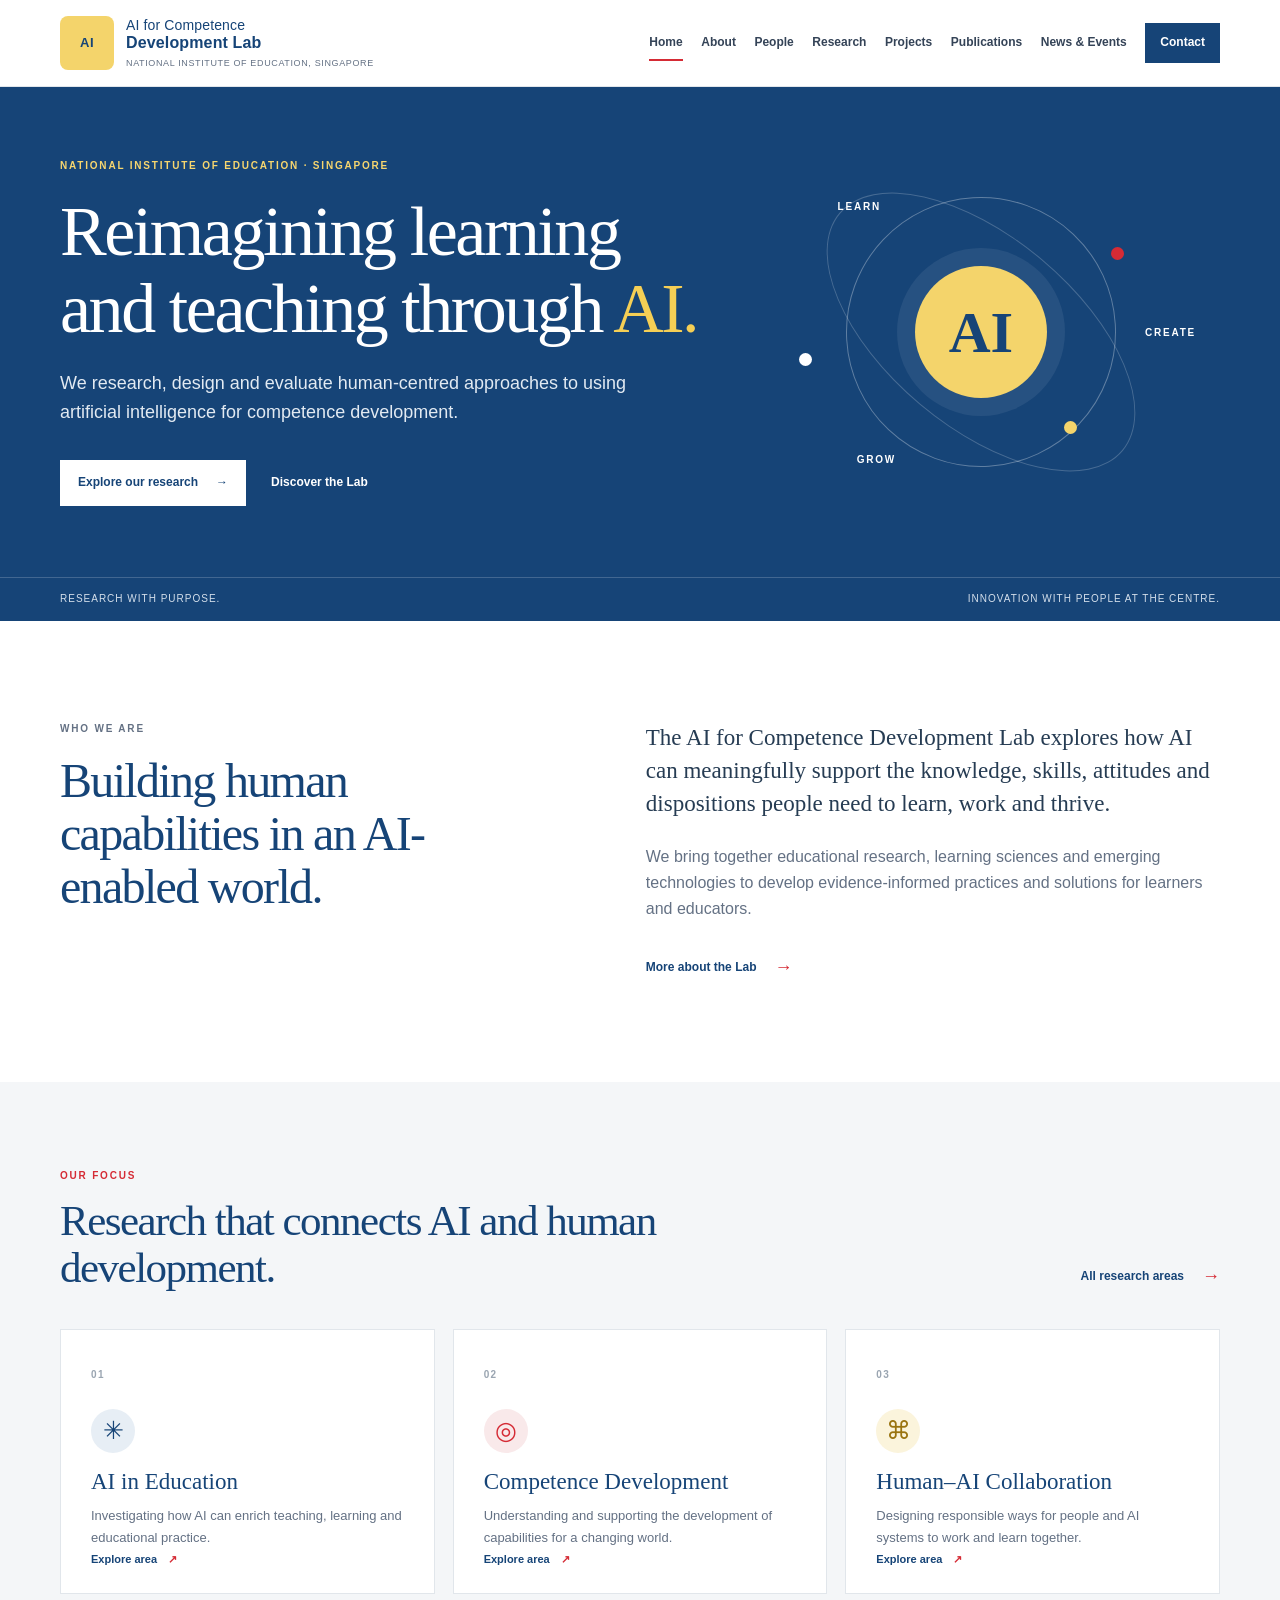
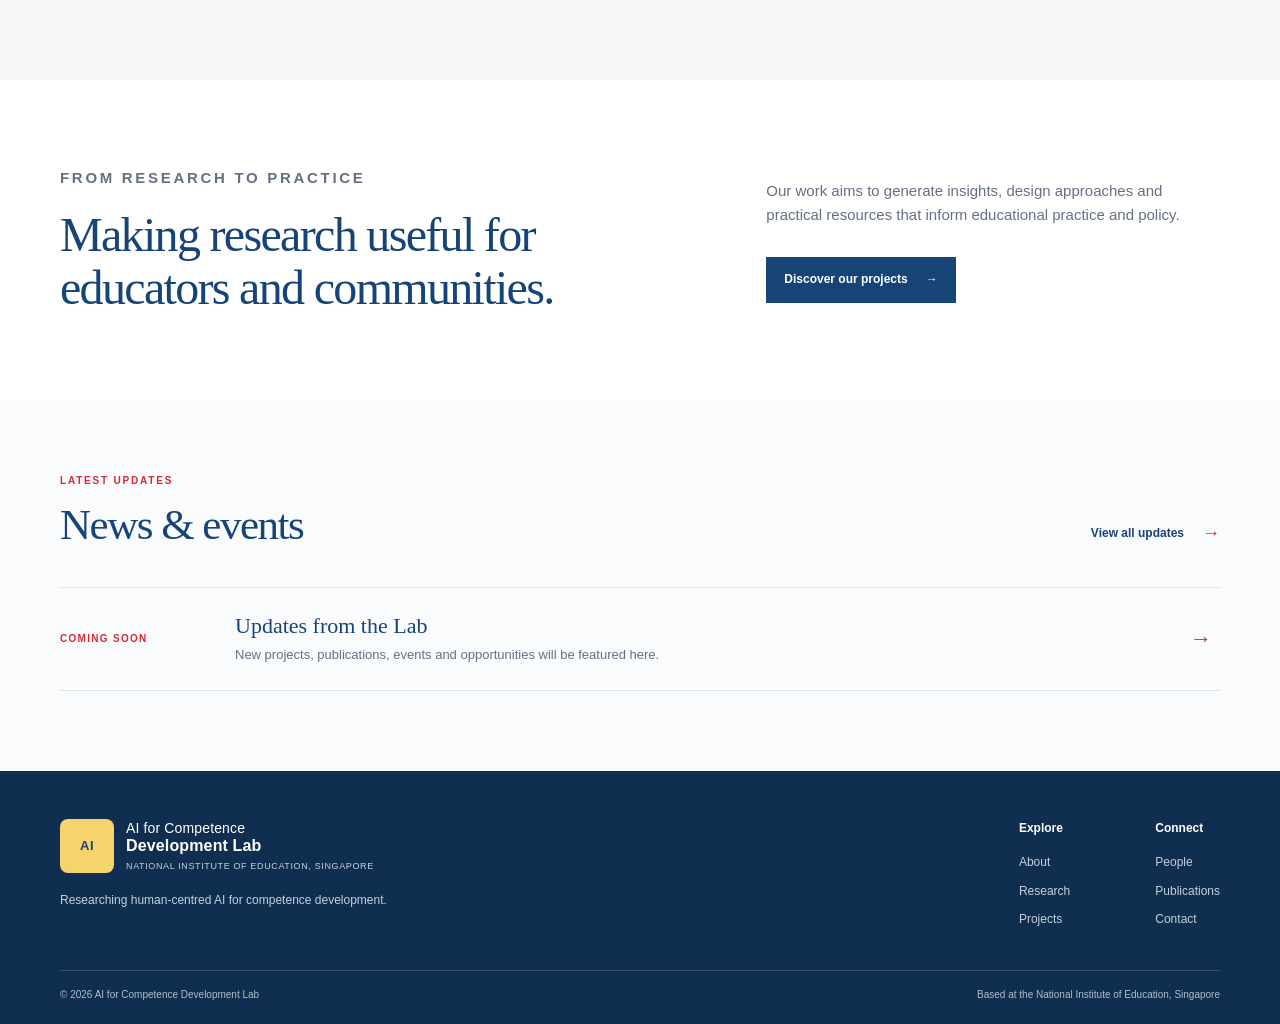
<file: index.html>
<!doctype html>
<html lang="en">
<head>
  <meta charset="utf-8">
  <meta name="viewport" content="width=device-width, initial-scale=1">
  <meta name="description" content="AI for Competence Development Lab at the National Institute of Education, Singapore.">
  <title>AI for Competence Development Lab | NIE</title>
  <link rel="stylesheet" href="assets/css/style.css">
  <script src="assets/js/main.js" defer></script>
</head>
<body>
  <a class="skip-link" href="#main">Skip to content</a>
  <header class="site-header">
    <div class="container header-inner">
      <a class="brand" href="index.html" aria-label="AI for Competence Development Lab home">
        <span class="brand-mark">AI</span>
        <span class="brand-name">AI for Competence<br><strong>Development Lab</strong><small>National Institute of Education, Singapore</small></span>
      </a>
      <button class="nav-toggle" aria-expanded="false" aria-controls="primary-nav" aria-label="Open navigation"><span></span><span></span><span></span></button>
      <nav id="primary-nav" class="primary-nav" aria-label="Main navigation">
        <a href="index.html" aria-current="page">Home</a><a href="about.html">About</a><a href="people.html">People</a><a href="research.html">Research</a><a href="projects.html">Projects</a><a href="publications.html">Publications</a><a href="news.html">News &amp; Events</a><a class="nav-contact" href="contact.html">Contact</a>
      </nav>
    </div>
  </header>

  <main id="main">
    <section class="hero">
      <div class="container hero-grid">
        <div class="hero-copy">
          <p class="eyebrow">NATIONAL INSTITUTE OF EDUCATION · SINGAPORE</p>
          <h1>Reimagining learning and teaching through <em>AI.</em></h1>
          <p class="hero-lead">We research, design and evaluate human-centred approaches to using artificial intelligence for competence development.</p>
          <div class="hero-actions"><a class="button button-light" href="research.html">Explore our research <span aria-hidden="true">→</span></a><a class="text-link text-link-light" href="about.html">Discover the Lab</a></div>
        </div>
        <div class="hero-art" aria-label="Abstract illustration representing people, learning and artificial intelligence">
          <div class="orbit orbit-one"></div><div class="orbit orbit-two"></div>
          <div class="core">AI</div><span class="orbit-label label-one">LEARN</span><span class="orbit-label label-two">CREATE</span><span class="orbit-label label-three">GROW</span>
          <span class="art-dot dot-one"></span><span class="art-dot dot-two"></span><span class="art-dot dot-three"></span>
        </div>
      </div>
      <div class="hero-bottom"><div class="container"><span>Research with purpose.</span><span>Innovation with people at the centre.</span></div></div>
    </section>

    <section class="section section-intro">
      <div class="container intro-grid">
        <div><p class="eyebrow">WHO WE ARE</p><h2>Building human capabilities in an AI-enabled world.</h2></div>
        <div><p class="large-copy">The AI for Competence Development Lab explores how AI can meaningfully support the knowledge, skills, attitudes and dispositions people need to learn, work and thrive.</p><p>We bring together educational research, learning sciences and emerging technologies to develop evidence-informed practices and solutions for learners and educators.</p><a class="arrow-link" href="about.html">More about the Lab <span>→</span></a></div>
      </div>
    </section>

    <section class="section section-tint">
      <div class="container">
        <div class="section-heading"><div><p class="eyebrow">OUR FOCUS</p><h2>Research that connects AI and human development.</h2></div><a class="arrow-link" href="research.html">All research areas <span>→</span></a></div>
        <div class="feature-grid">
          <article class="feature-card"><span class="card-number">01</span><div class="feature-icon">✳</div><h3>AI in Education</h3><p>Investigating how AI can enrich teaching, learning and educational practice.</p><a href="research.html#ai-education" class="card-link">Explore area <span>↗</span></a></article>
          <article class="feature-card"><span class="card-number">02</span><div class="feature-icon feature-red">◎</div><h3>Competence Development</h3><p>Understanding and supporting the development of capabilities for a changing world.</p><a href="research.html#competence" class="card-link">Explore area <span>↗</span></a></article>
          <article class="feature-card"><span class="card-number">03</span><div class="feature-icon feature-gold">⌘</div><h3>Human–AI Collaboration</h3><p>Designing responsible ways for people and AI systems to work and learn together.</p><a href="research.html#collaboration" class="card-link">Explore area <span>↗</span></a></article>
        </div>
      </div>
    </section>

    <section class="section">
      <div class="container split-callout">
        <div><p class="eyebrow">FROM RESEARCH TO PRACTICE</p><h2>Making research useful for educators and communities.</h2></div>
        <div><p>Our work aims to generate insights, design approaches and practical resources that inform educational practice and policy.</p><a class="button button-blue" href="projects.html">Discover our projects <span>→</span></a></div>
      </div>
    </section>

    <section class="section news-strip">
      <div class="container">
        <div class="section-heading"><div><p class="eyebrow">LATEST UPDATES</p><h2>News &amp; events</h2></div><a class="arrow-link" href="news.html">View all updates <span>→</span></a></div>
        <div class="empty-news"><span class="news-date">COMING SOON</span><div><h3>Updates from the Lab</h3><p>New projects, publications, events and opportunities will be featured here.</p></div><a href="news.html" aria-label="Visit news and events">→</a></div>
      </div>
    </section>
  </main>
  <footer class="site-footer"><div class="container footer-main"><div><a class="brand brand-footer" href="index.html"><span class="brand-mark">AI</span><span class="brand-name">AI for Competence<br><strong>Development Lab</strong><small>National Institute of Education, Singapore</small></span></a><p class="footer-note">Researching human-centred AI for competence development.</p></div><div class="footer-links"><div><strong>Explore</strong><a href="about.html">About</a><a href="research.html">Research</a><a href="projects.html">Projects</a></div><div><strong>Connect</strong><a href="people.html">People</a><a href="publications.html">Publications</a><a href="contact.html">Contact</a></div></div></div><div class="container footer-bottom"><span>© <span data-year></span> AI for Competence Development Lab</span><span>Based at the National Institute of Education, Singapore</span></div></footer>
</body>
</html>
</file>
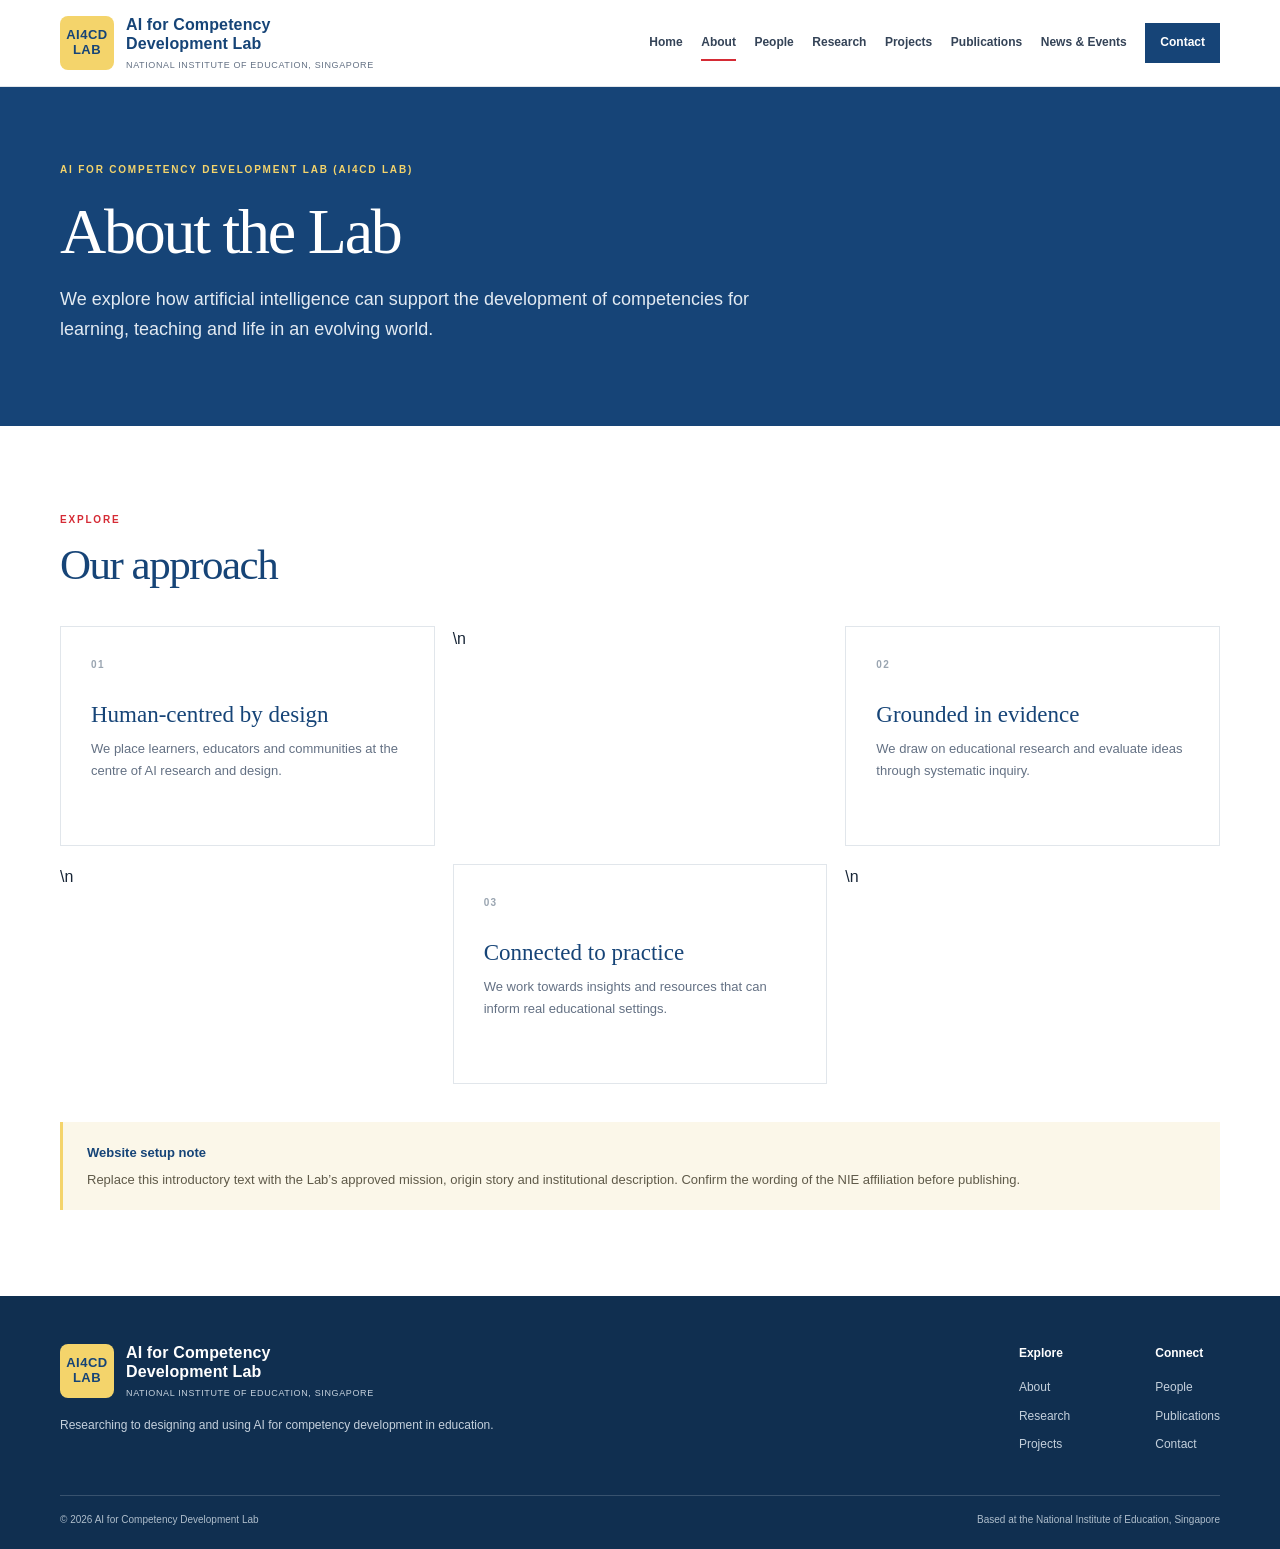
<file: about.html>
<!doctype html>
<html lang="en">
<head>
  <meta charset="utf-8">
  <meta name="viewport" content="width=device-width, initial-scale=1">
  <meta name="description" content="AI for Competency Development Lab (AI4CD).">
  <title>About | AI for Competency Development Lab</title>
  <link rel="stylesheet" href="assets/css/style.css">
  <script src="assets/js/main.js" defer></script>
</head>
<body>
  <a class="skip-link" href="#main">Skip to content</a>
  <header class="site-header"><div class="container header-inner">
    <a class="brand" href="index.html" aria-label="AI for Competency Development Lab (AI4CD) home"><span class="brand-mark">AI4CD LAB</span><span class="brand-name"><strong>AI for Competency<br>Development Lab</strong><small>National Institute of Education, Singapore</small></span></a>
    <button class="nav-toggle" aria-expanded="false" aria-controls="primary-nav" aria-label="Open navigation"><span></span><span></span><span></span></button>
    <nav id="primary-nav" class="primary-nav" aria-label="Main navigation">
      <a href="index.html">Home</a><a href="about.html" aria-current="page">About</a><a href="people.html" >People</a><a href="research.html" >Research</a><a href="projects.html" >Projects</a><a href="publications.html" >Publications</a><a href="news.html" >News &amp; Events</a><a class="nav-contact" href="contact.html" >Contact</a>
    </nav>
  </div></header>

  <main id="main">
    <section class="page-hero"><div class="container"><p class="eyebrow">AI FOR COMPETENCY DEVELOPMENT LAB (AI4CD LAB)</p><h1>About the Lab</h1><p class="page-lead">We explore how artificial intelligence can support the development of competencies for learning, teaching and life in an evolving world.</p></div></section>
    <section class="section"><div class="container">
      <div class="section-heading"><div><p class="eyebrow">EXPLORE</p><h2>Our approach</h2></div></div>
      <div class="content-grid"><article class="content-card"><span class="card-number">01</span><h3>Human-centred by design</h3><p>We place learners, educators and communities at the centre of AI research and design.</p></article>\n<article class="content-card"><span class="card-number">02</span><h3>Grounded in evidence</h3><p>We draw on educational research and evaluate ideas through systematic inquiry.</p></article>\n<article class="content-card"><span class="card-number">03</span><h3>Connected to practice</h3><p>We work towards insights and resources that can inform real educational settings.</p></article>\n</div>
      <div class="editor-note"><strong>Website setup note</strong><p>Replace this introductory text with the Lab’s approved mission, origin story and institutional description. Confirm the wording of the NIE affiliation before publishing.</p></div>
    </div></section>
  </main>
  <footer class="site-footer"><div class="container footer-main"><div><a class="brand brand-footer" href="index.html"><span class="brand-mark">AI4CD LAB</span><span class="brand-name"><strong>AI for Competency<br>Development Lab</strong><small>National Institute of Education, Singapore</small></span></a><p class="footer-note">Researching to designing and using AI for competency development in education.</p></div><div class="footer-links"><div><strong>Explore</strong><a href="about.html">About</a><a href="research.html">Research</a><a href="projects.html">Projects</a></div><div><strong>Connect</strong><a href="people.html">People</a><a href="publications.html">Publications</a><a href="contact.html">Contact</a></div></div></div><div class="container footer-bottom"><span>© <span data-year></span> AI for Competency Development Lab</span><span>Based at the National Institute of Education, Singapore</span></div></footer>
</body>
</html>
</file>
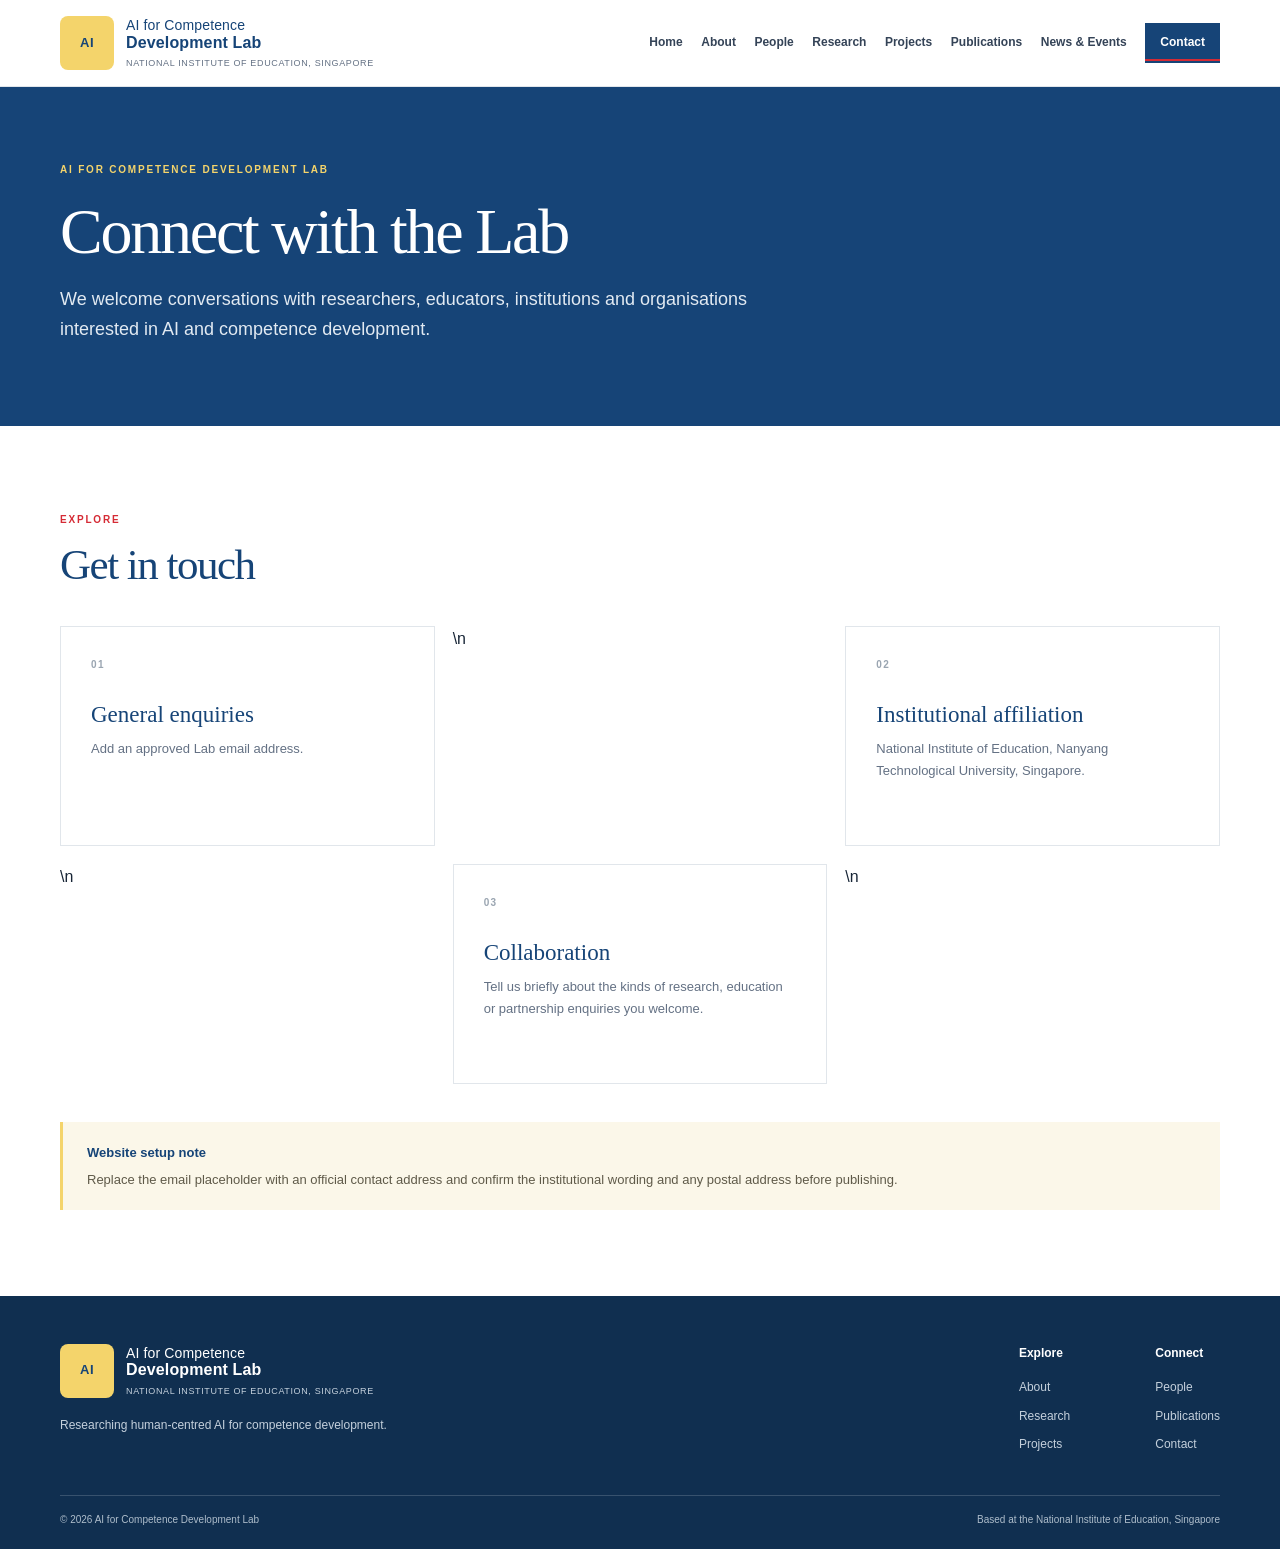
<file: contact.html>
<!doctype html>
<html lang="en">
<head>
  <meta charset="utf-8">
  <meta name="viewport" content="width=device-width, initial-scale=1">
  <meta name="description" content="AI for Competence Development Lab at the National Institute of Education, Singapore.">
  <title>Contact | AI for Competence Development Lab</title>
  <link rel="stylesheet" href="assets/css/style.css">
  <script src="assets/js/main.js" defer></script>
</head>
<body>
  <a class="skip-link" href="#main">Skip to content</a>
  <header class="site-header"><div class="container header-inner">
    <a class="brand" href="index.html" aria-label="AI for Competence Development Lab home"><span class="brand-mark">AI</span><span class="brand-name">AI for Competence<br><strong>Development Lab</strong><small>National Institute of Education, Singapore</small></span></a>
    <button class="nav-toggle" aria-expanded="false" aria-controls="primary-nav" aria-label="Open navigation"><span></span><span></span><span></span></button>
    <nav id="primary-nav" class="primary-nav" aria-label="Main navigation">
      <a href="index.html">Home</a><a href="about.html" >About</a><a href="people.html" >People</a><a href="research.html" >Research</a><a href="projects.html" >Projects</a><a href="publications.html" >Publications</a><a href="news.html" >News &amp; Events</a><a class="nav-contact" href="contact.html" aria-current="page">Contact</a>
    </nav>
  </div></header>

  <main id="main">
    <section class="page-hero"><div class="container"><p class="eyebrow">AI FOR COMPETENCE DEVELOPMENT LAB</p><h1>Connect with the Lab</h1><p class="page-lead">We welcome conversations with researchers, educators, institutions and organisations interested in AI and competence development.</p></div></section>
    <section class="section"><div class="container">
      <div class="section-heading"><div><p class="eyebrow">EXPLORE</p><h2>Get in touch</h2></div></div>
      <div class="content-grid"><article class="content-card"><span class="card-number">01</span><h3>General enquiries</h3><p>Add an approved Lab email address.</p></article>\n<article class="content-card"><span class="card-number">02</span><h3>Institutional affiliation</h3><p>National Institute of Education, Nanyang Technological University, Singapore.</p></article>\n<article class="content-card"><span class="card-number">03</span><h3>Collaboration</h3><p>Tell us briefly about the kinds of research, education or partnership enquiries you welcome.</p></article>\n</div>
      <div class="editor-note"><strong>Website setup note</strong><p>Replace the email placeholder with an official contact address and confirm the institutional wording and any postal address before publishing.</p></div>
    </div></section>
  </main>
  <footer class="site-footer"><div class="container footer-main"><div><a class="brand brand-footer" href="index.html"><span class="brand-mark">AI</span><span class="brand-name">AI for Competence<br><strong>Development Lab</strong><small>National Institute of Education, Singapore</small></span></a><p class="footer-note">Researching human-centred AI for competence development.</p></div><div class="footer-links"><div><strong>Explore</strong><a href="about.html">About</a><a href="research.html">Research</a><a href="projects.html">Projects</a></div><div><strong>Connect</strong><a href="people.html">People</a><a href="publications.html">Publications</a><a href="contact.html">Contact</a></div></div></div><div class="container footer-bottom"><span>© <span data-year></span> AI for Competence Development Lab</span><span>Based at the National Institute of Education, Singapore</span></div></footer>
</body>
</html>
</file>
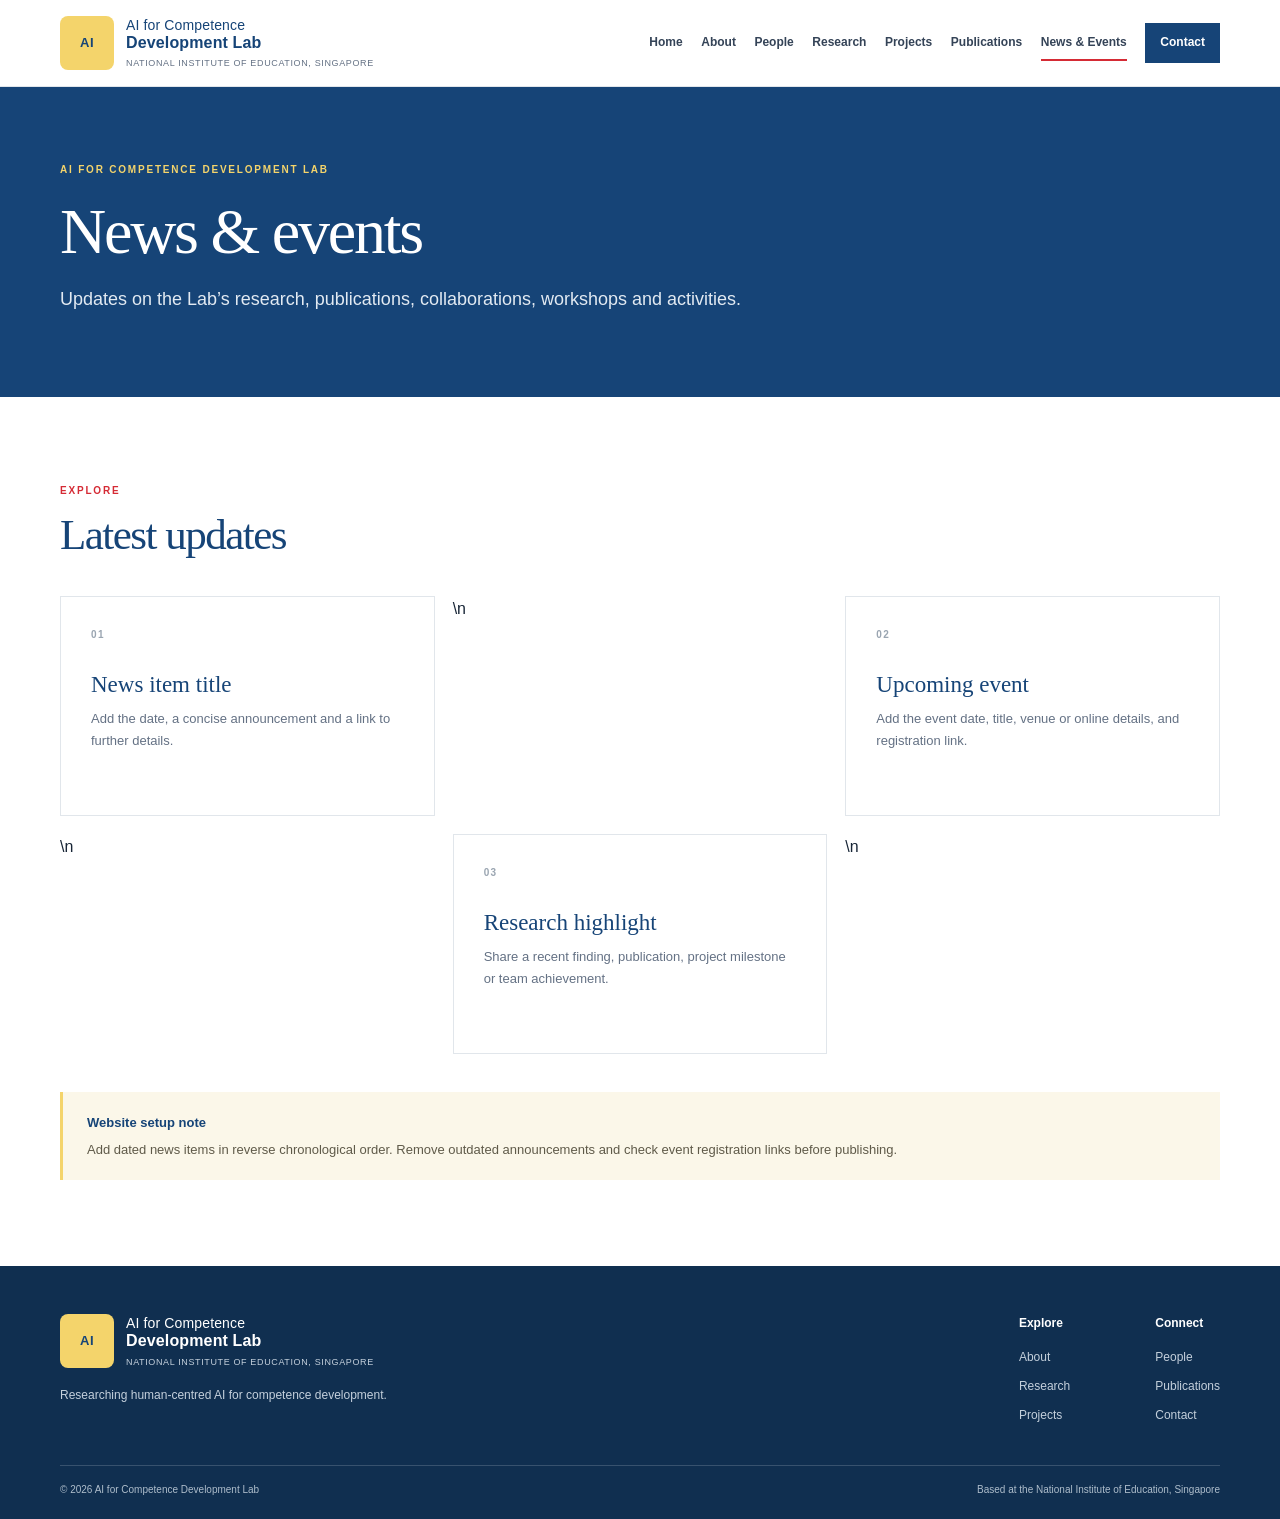
<file: news.html>
<!doctype html>
<html lang="en">
<head>
  <meta charset="utf-8">
  <meta name="viewport" content="width=device-width, initial-scale=1">
  <meta name="description" content="AI for Competence Development Lab at the National Institute of Education, Singapore.">
  <title>News & Events | AI for Competence Development Lab</title>
  <link rel="stylesheet" href="assets/css/style.css">
  <script src="assets/js/main.js" defer></script>
</head>
<body>
  <a class="skip-link" href="#main">Skip to content</a>
  <header class="site-header"><div class="container header-inner">
    <a class="brand" href="index.html" aria-label="AI for Competence Development Lab home"><span class="brand-mark">AI</span><span class="brand-name">AI for Competence<br><strong>Development Lab</strong><small>National Institute of Education, Singapore</small></span></a>
    <button class="nav-toggle" aria-expanded="false" aria-controls="primary-nav" aria-label="Open navigation"><span></span><span></span><span></span></button>
    <nav id="primary-nav" class="primary-nav" aria-label="Main navigation">
      <a href="index.html">Home</a><a href="about.html" >About</a><a href="people.html" >People</a><a href="research.html" >Research</a><a href="projects.html" >Projects</a><a href="publications.html" >Publications</a><a href="news.html" aria-current="page">News &amp; Events</a><a class="nav-contact" href="contact.html" >Contact</a>
    </nav>
  </div></header>

  <main id="main">
    <section class="page-hero"><div class="container"><p class="eyebrow">AI FOR COMPETENCE DEVELOPMENT LAB</p><h1>News & events</h1><p class="page-lead">Updates on the Lab’s research, publications, collaborations, workshops and activities.</p></div></section>
    <section class="section"><div class="container">
      <div class="section-heading"><div><p class="eyebrow">EXPLORE</p><h2>Latest updates</h2></div></div>
      <div class="content-grid"><article class="content-card"><span class="card-number">01</span><h3>News item title</h3><p>Add the date, a concise announcement and a link to further details.</p></article>\n<article class="content-card"><span class="card-number">02</span><h3>Upcoming event</h3><p>Add the event date, title, venue or online details, and registration link.</p></article>\n<article class="content-card"><span class="card-number">03</span><h3>Research highlight</h3><p>Share a recent finding, publication, project milestone or team achievement.</p></article>\n</div>
      <div class="editor-note"><strong>Website setup note</strong><p>Add dated news items in reverse chronological order. Remove outdated announcements and check event registration links before publishing.</p></div>
    </div></section>
  </main>
  <footer class="site-footer"><div class="container footer-main"><div><a class="brand brand-footer" href="index.html"><span class="brand-mark">AI</span><span class="brand-name">AI for Competence<br><strong>Development Lab</strong><small>National Institute of Education, Singapore</small></span></a><p class="footer-note">Researching human-centred AI for competence development.</p></div><div class="footer-links"><div><strong>Explore</strong><a href="about.html">About</a><a href="research.html">Research</a><a href="projects.html">Projects</a></div><div><strong>Connect</strong><a href="people.html">People</a><a href="publications.html">Publications</a><a href="contact.html">Contact</a></div></div></div><div class="container footer-bottom"><span>© <span data-year></span> AI for Competence Development Lab</span><span>Based at the National Institute of Education, Singapore</span></div></footer>
</body>
</html>
</file>
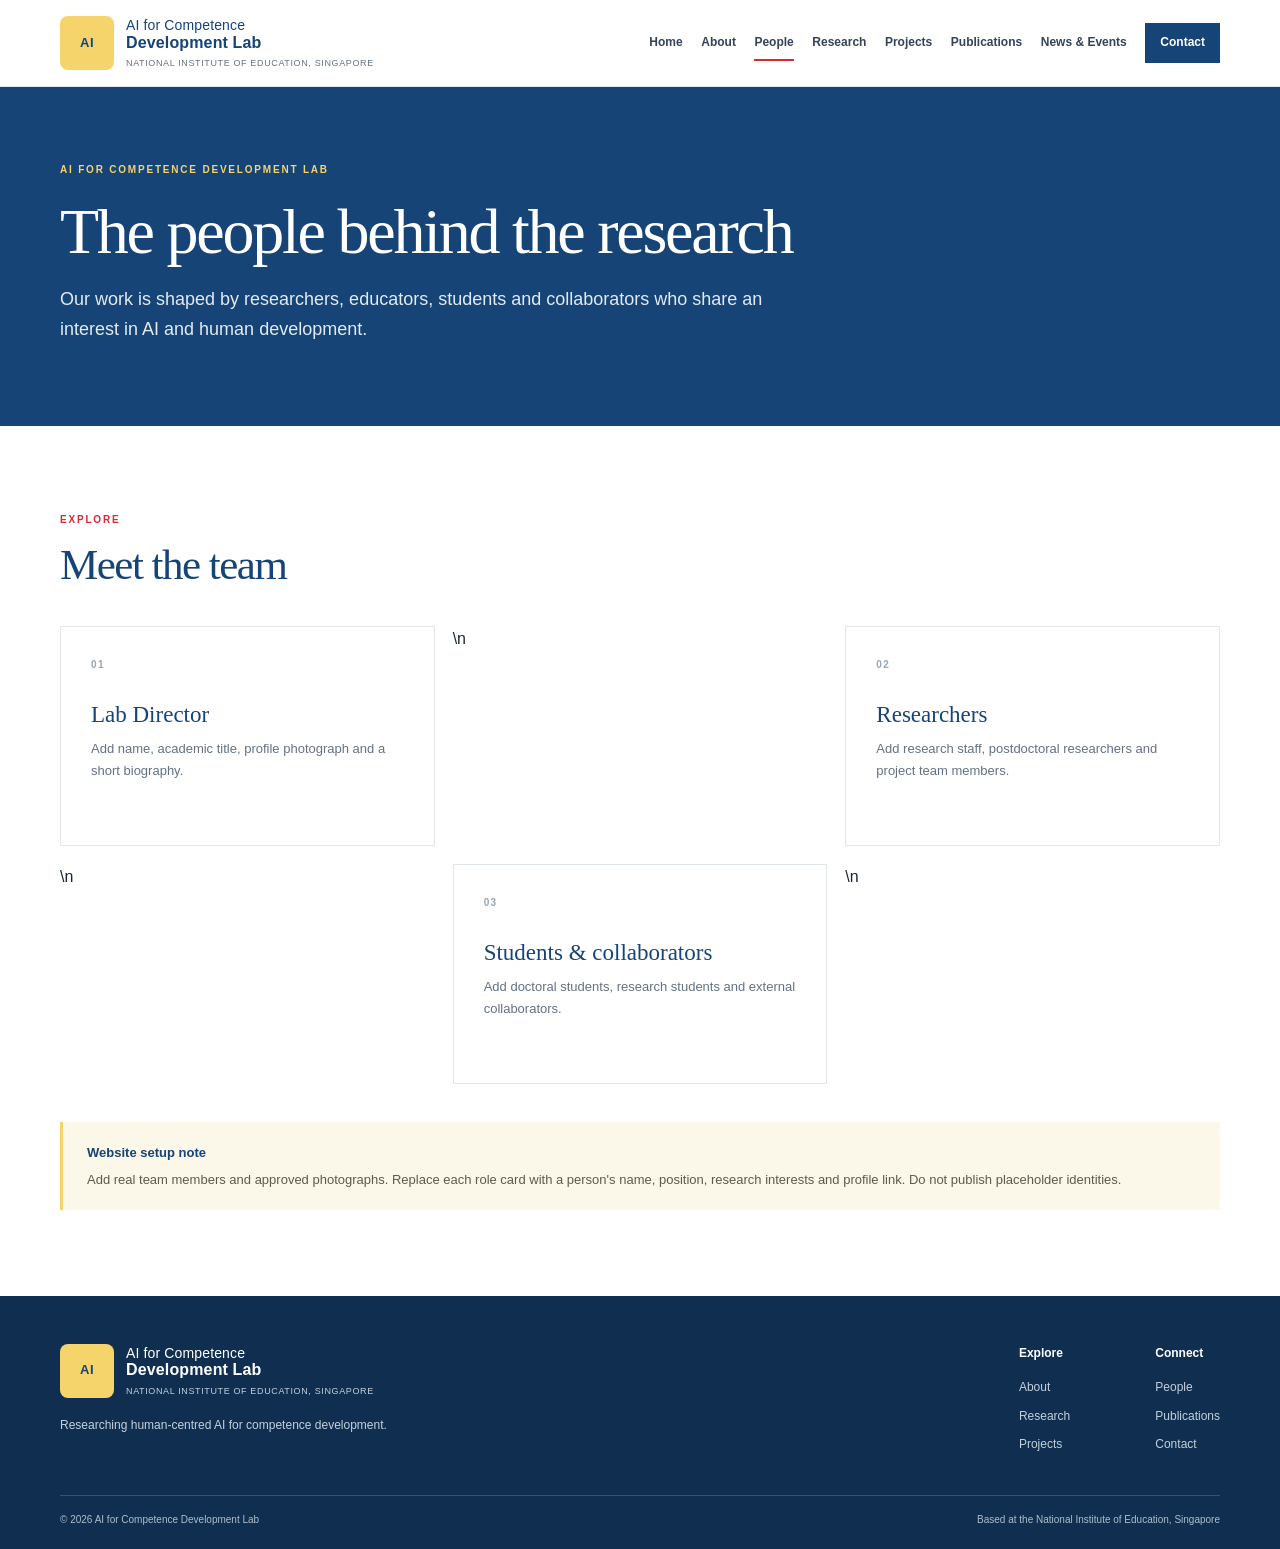
<file: people.html>
<!doctype html>
<html lang="en">
<head>
  <meta charset="utf-8">
  <meta name="viewport" content="width=device-width, initial-scale=1">
  <meta name="description" content="AI for Competence Development Lab at the National Institute of Education, Singapore.">
  <title>People | AI for Competence Development Lab</title>
  <link rel="stylesheet" href="assets/css/style.css">
  <script src="assets/js/main.js" defer></script>
</head>
<body>
  <a class="skip-link" href="#main">Skip to content</a>
  <header class="site-header"><div class="container header-inner">
    <a class="brand" href="index.html" aria-label="AI for Competence Development Lab home"><span class="brand-mark">AI</span><span class="brand-name">AI for Competence<br><strong>Development Lab</strong><small>National Institute of Education, Singapore</small></span></a>
    <button class="nav-toggle" aria-expanded="false" aria-controls="primary-nav" aria-label="Open navigation"><span></span><span></span><span></span></button>
    <nav id="primary-nav" class="primary-nav" aria-label="Main navigation">
      <a href="index.html">Home</a><a href="about.html" >About</a><a href="people.html" aria-current="page">People</a><a href="research.html" >Research</a><a href="projects.html" >Projects</a><a href="publications.html" >Publications</a><a href="news.html" >News &amp; Events</a><a class="nav-contact" href="contact.html" >Contact</a>
    </nav>
  </div></header>

  <main id="main">
    <section class="page-hero"><div class="container"><p class="eyebrow">AI FOR COMPETENCE DEVELOPMENT LAB</p><h1>The people behind the research</h1><p class="page-lead">Our work is shaped by researchers, educators, students and collaborators who share an interest in AI and human development.</p></div></section>
    <section class="section"><div class="container">
      <div class="section-heading"><div><p class="eyebrow">EXPLORE</p><h2>Meet the team</h2></div></div>
      <div class="content-grid"><article class="content-card"><span class="card-number">01</span><h3>Lab Director</h3><p>Add name, academic title, profile photograph and a short biography.</p></article>\n<article class="content-card"><span class="card-number">02</span><h3>Researchers</h3><p>Add research staff, postdoctoral researchers and project team members.</p></article>\n<article class="content-card"><span class="card-number">03</span><h3>Students & collaborators</h3><p>Add doctoral students, research students and external collaborators.</p></article>\n</div>
      <div class="editor-note"><strong>Website setup note</strong><p>Add real team members and approved photographs. Replace each role card with a person's name, position, research interests and profile link. Do not publish placeholder identities.</p></div>
    </div></section>
  </main>
  <footer class="site-footer"><div class="container footer-main"><div><a class="brand brand-footer" href="index.html"><span class="brand-mark">AI</span><span class="brand-name">AI for Competence<br><strong>Development Lab</strong><small>National Institute of Education, Singapore</small></span></a><p class="footer-note">Researching human-centred AI for competence development.</p></div><div class="footer-links"><div><strong>Explore</strong><a href="about.html">About</a><a href="research.html">Research</a><a href="projects.html">Projects</a></div><div><strong>Connect</strong><a href="people.html">People</a><a href="publications.html">Publications</a><a href="contact.html">Contact</a></div></div></div><div class="container footer-bottom"><span>© <span data-year></span> AI for Competence Development Lab</span><span>Based at the National Institute of Education, Singapore</span></div></footer>
</body>
</html>
</file>
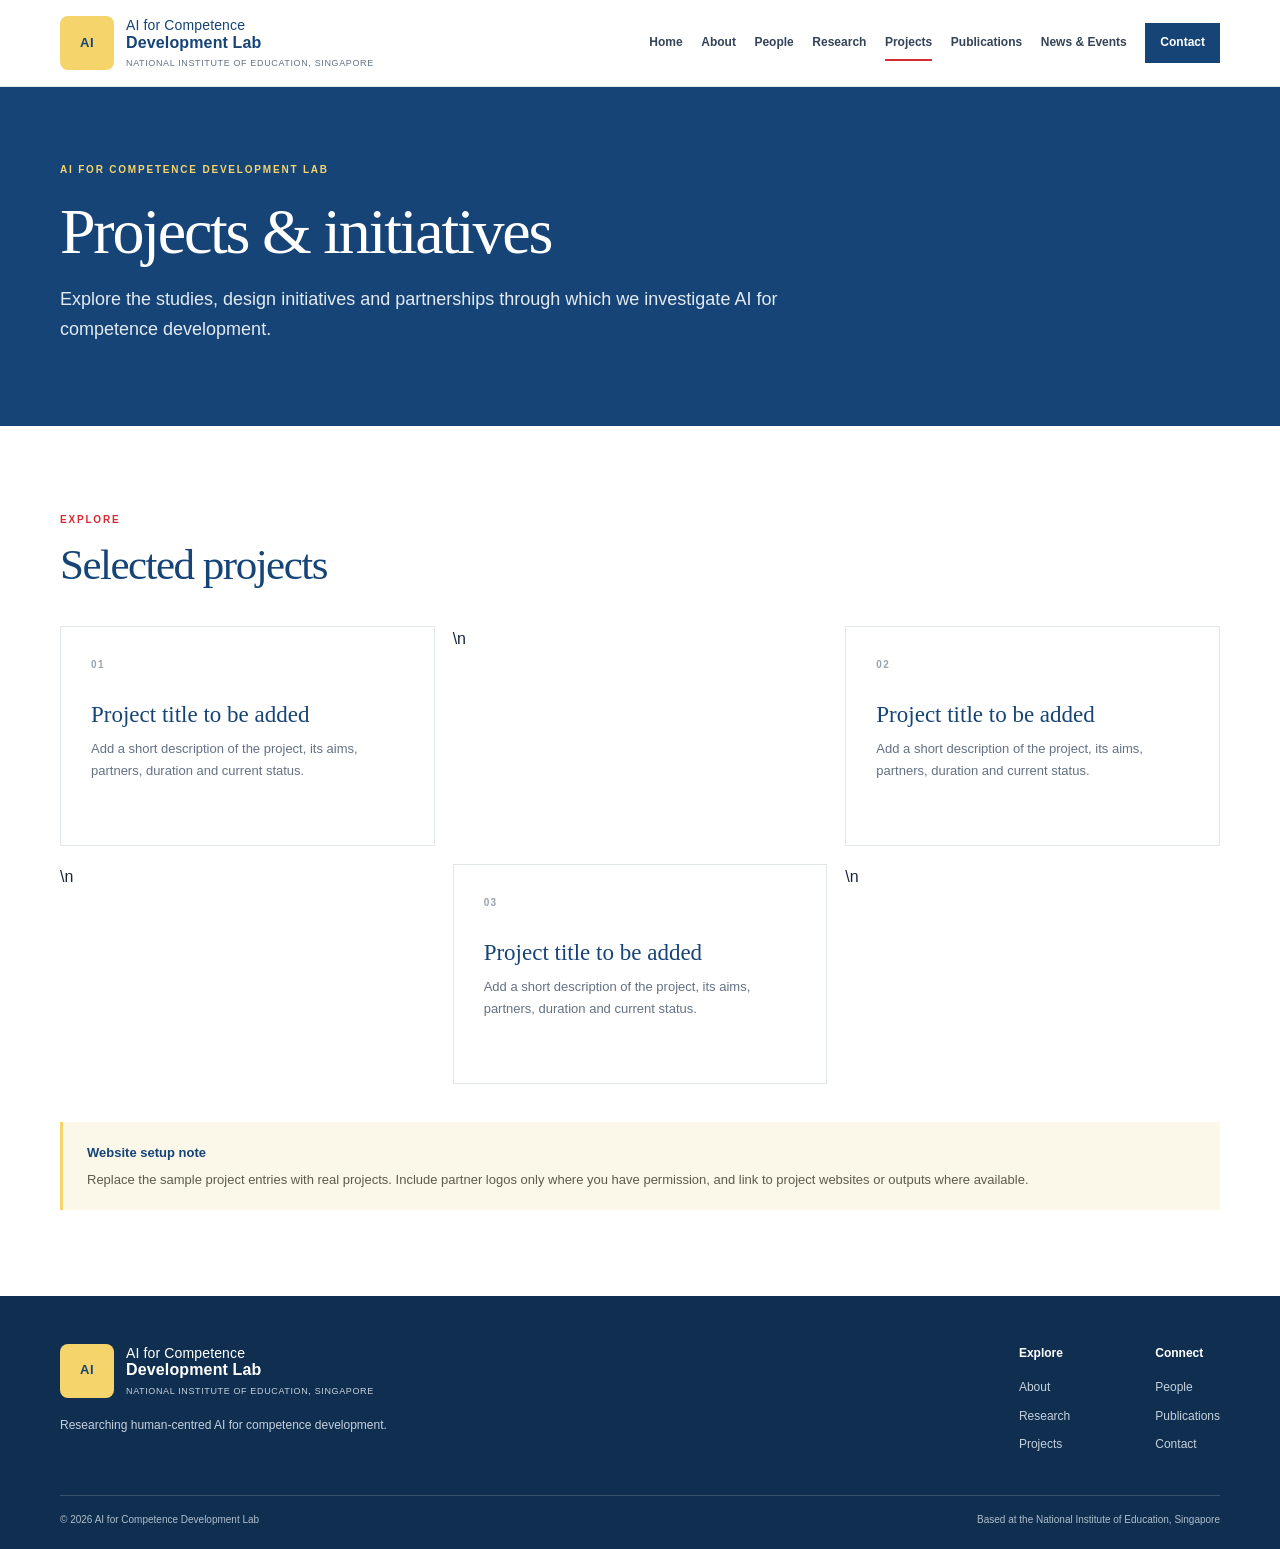
<file: projects.html>
<!doctype html>
<html lang="en">
<head>
  <meta charset="utf-8">
  <meta name="viewport" content="width=device-width, initial-scale=1">
  <meta name="description" content="AI for Competence Development Lab at the National Institute of Education, Singapore.">
  <title>Projects | AI for Competence Development Lab</title>
  <link rel="stylesheet" href="assets/css/style.css">
  <script src="assets/js/main.js" defer></script>
</head>
<body>
  <a class="skip-link" href="#main">Skip to content</a>
  <header class="site-header"><div class="container header-inner">
    <a class="brand" href="index.html" aria-label="AI for Competence Development Lab home"><span class="brand-mark">AI</span><span class="brand-name">AI for Competence<br><strong>Development Lab</strong><small>National Institute of Education, Singapore</small></span></a>
    <button class="nav-toggle" aria-expanded="false" aria-controls="primary-nav" aria-label="Open navigation"><span></span><span></span><span></span></button>
    <nav id="primary-nav" class="primary-nav" aria-label="Main navigation">
      <a href="index.html">Home</a><a href="about.html" >About</a><a href="people.html" >People</a><a href="research.html" >Research</a><a href="projects.html" aria-current="page">Projects</a><a href="publications.html" >Publications</a><a href="news.html" >News &amp; Events</a><a class="nav-contact" href="contact.html" >Contact</a>
    </nav>
  </div></header>

  <main id="main">
    <section class="page-hero"><div class="container"><p class="eyebrow">AI FOR COMPETENCE DEVELOPMENT LAB</p><h1>Projects & initiatives</h1><p class="page-lead">Explore the studies, design initiatives and partnerships through which we investigate AI for competence development.</p></div></section>
    <section class="section"><div class="container">
      <div class="section-heading"><div><p class="eyebrow">EXPLORE</p><h2>Selected projects</h2></div></div>
      <div class="content-grid"><article class="content-card"><span class="card-number">01</span><h3>Project title to be added</h3><p>Add a short description of the project, its aims, partners, duration and current status.</p></article>\n<article class="content-card"><span class="card-number">02</span><h3>Project title to be added</h3><p>Add a short description of the project, its aims, partners, duration and current status.</p></article>\n<article class="content-card"><span class="card-number">03</span><h3>Project title to be added</h3><p>Add a short description of the project, its aims, partners, duration and current status.</p></article>\n</div>
      <div class="editor-note"><strong>Website setup note</strong><p>Replace the sample project entries with real projects. Include partner logos only where you have permission, and link to project websites or outputs where available.</p></div>
    </div></section>
  </main>
  <footer class="site-footer"><div class="container footer-main"><div><a class="brand brand-footer" href="index.html"><span class="brand-mark">AI</span><span class="brand-name">AI for Competence<br><strong>Development Lab</strong><small>National Institute of Education, Singapore</small></span></a><p class="footer-note">Researching human-centred AI for competence development.</p></div><div class="footer-links"><div><strong>Explore</strong><a href="about.html">About</a><a href="research.html">Research</a><a href="projects.html">Projects</a></div><div><strong>Connect</strong><a href="people.html">People</a><a href="publications.html">Publications</a><a href="contact.html">Contact</a></div></div></div><div class="container footer-bottom"><span>© <span data-year></span> AI for Competence Development Lab</span><span>Based at the National Institute of Education, Singapore</span></div></footer>
</body>
</html>
</file>
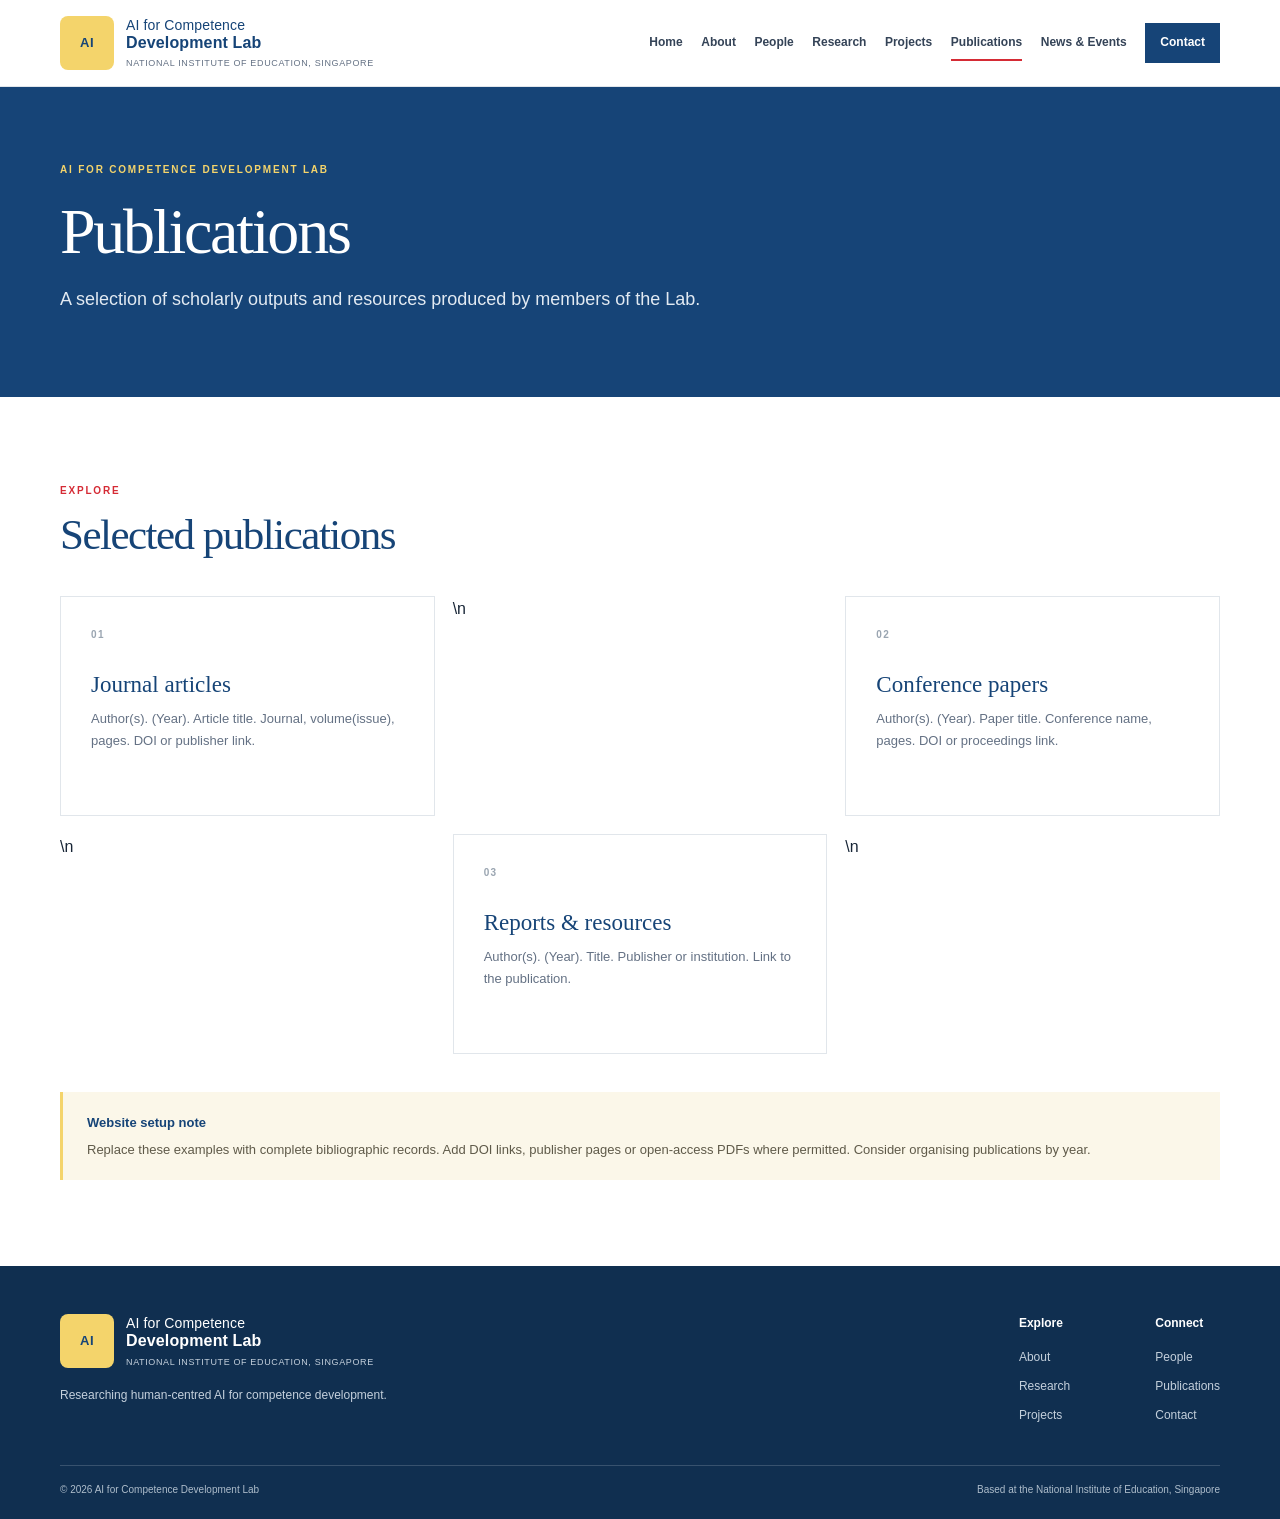
<file: publications.html>
<!doctype html>
<html lang="en">
<head>
  <meta charset="utf-8">
  <meta name="viewport" content="width=device-width, initial-scale=1">
  <meta name="description" content="AI for Competence Development Lab at the National Institute of Education, Singapore.">
  <title>Publications | AI for Competence Development Lab</title>
  <link rel="stylesheet" href="assets/css/style.css">
  <script src="assets/js/main.js" defer></script>
</head>
<body>
  <a class="skip-link" href="#main">Skip to content</a>
  <header class="site-header"><div class="container header-inner">
    <a class="brand" href="index.html" aria-label="AI for Competence Development Lab home"><span class="brand-mark">AI</span><span class="brand-name">AI for Competence<br><strong>Development Lab</strong><small>National Institute of Education, Singapore</small></span></a>
    <button class="nav-toggle" aria-expanded="false" aria-controls="primary-nav" aria-label="Open navigation"><span></span><span></span><span></span></button>
    <nav id="primary-nav" class="primary-nav" aria-label="Main navigation">
      <a href="index.html">Home</a><a href="about.html" >About</a><a href="people.html" >People</a><a href="research.html" >Research</a><a href="projects.html" >Projects</a><a href="publications.html" aria-current="page">Publications</a><a href="news.html" >News &amp; Events</a><a class="nav-contact" href="contact.html" >Contact</a>
    </nav>
  </div></header>

  <main id="main">
    <section class="page-hero"><div class="container"><p class="eyebrow">AI FOR COMPETENCE DEVELOPMENT LAB</p><h1>Publications</h1><p class="page-lead">A selection of scholarly outputs and resources produced by members of the Lab.</p></div></section>
    <section class="section"><div class="container">
      <div class="section-heading"><div><p class="eyebrow">EXPLORE</p><h2>Selected publications</h2></div></div>
      <div class="content-grid"><article class="content-card"><span class="card-number">01</span><h3>Journal articles</h3><p>Author(s). (Year). Article title. Journal, volume(issue), pages. DOI or publisher link.</p></article>\n<article class="content-card"><span class="card-number">02</span><h3>Conference papers</h3><p>Author(s). (Year). Paper title. Conference name, pages. DOI or proceedings link.</p></article>\n<article class="content-card"><span class="card-number">03</span><h3>Reports & resources</h3><p>Author(s). (Year). Title. Publisher or institution. Link to the publication.</p></article>\n</div>
      <div class="editor-note"><strong>Website setup note</strong><p>Replace these examples with complete bibliographic records. Add DOI links, publisher pages or open-access PDFs where permitted. Consider organising publications by year.</p></div>
    </div></section>
  </main>
  <footer class="site-footer"><div class="container footer-main"><div><a class="brand brand-footer" href="index.html"><span class="brand-mark">AI</span><span class="brand-name">AI for Competence<br><strong>Development Lab</strong><small>National Institute of Education, Singapore</small></span></a><p class="footer-note">Researching human-centred AI for competence development.</p></div><div class="footer-links"><div><strong>Explore</strong><a href="about.html">About</a><a href="research.html">Research</a><a href="projects.html">Projects</a></div><div><strong>Connect</strong><a href="people.html">People</a><a href="publications.html">Publications</a><a href="contact.html">Contact</a></div></div></div><div class="container footer-bottom"><span>© <span data-year></span> AI for Competence Development Lab</span><span>Based at the National Institute of Education, Singapore</span></div></footer>
</body>
</html>
</file>
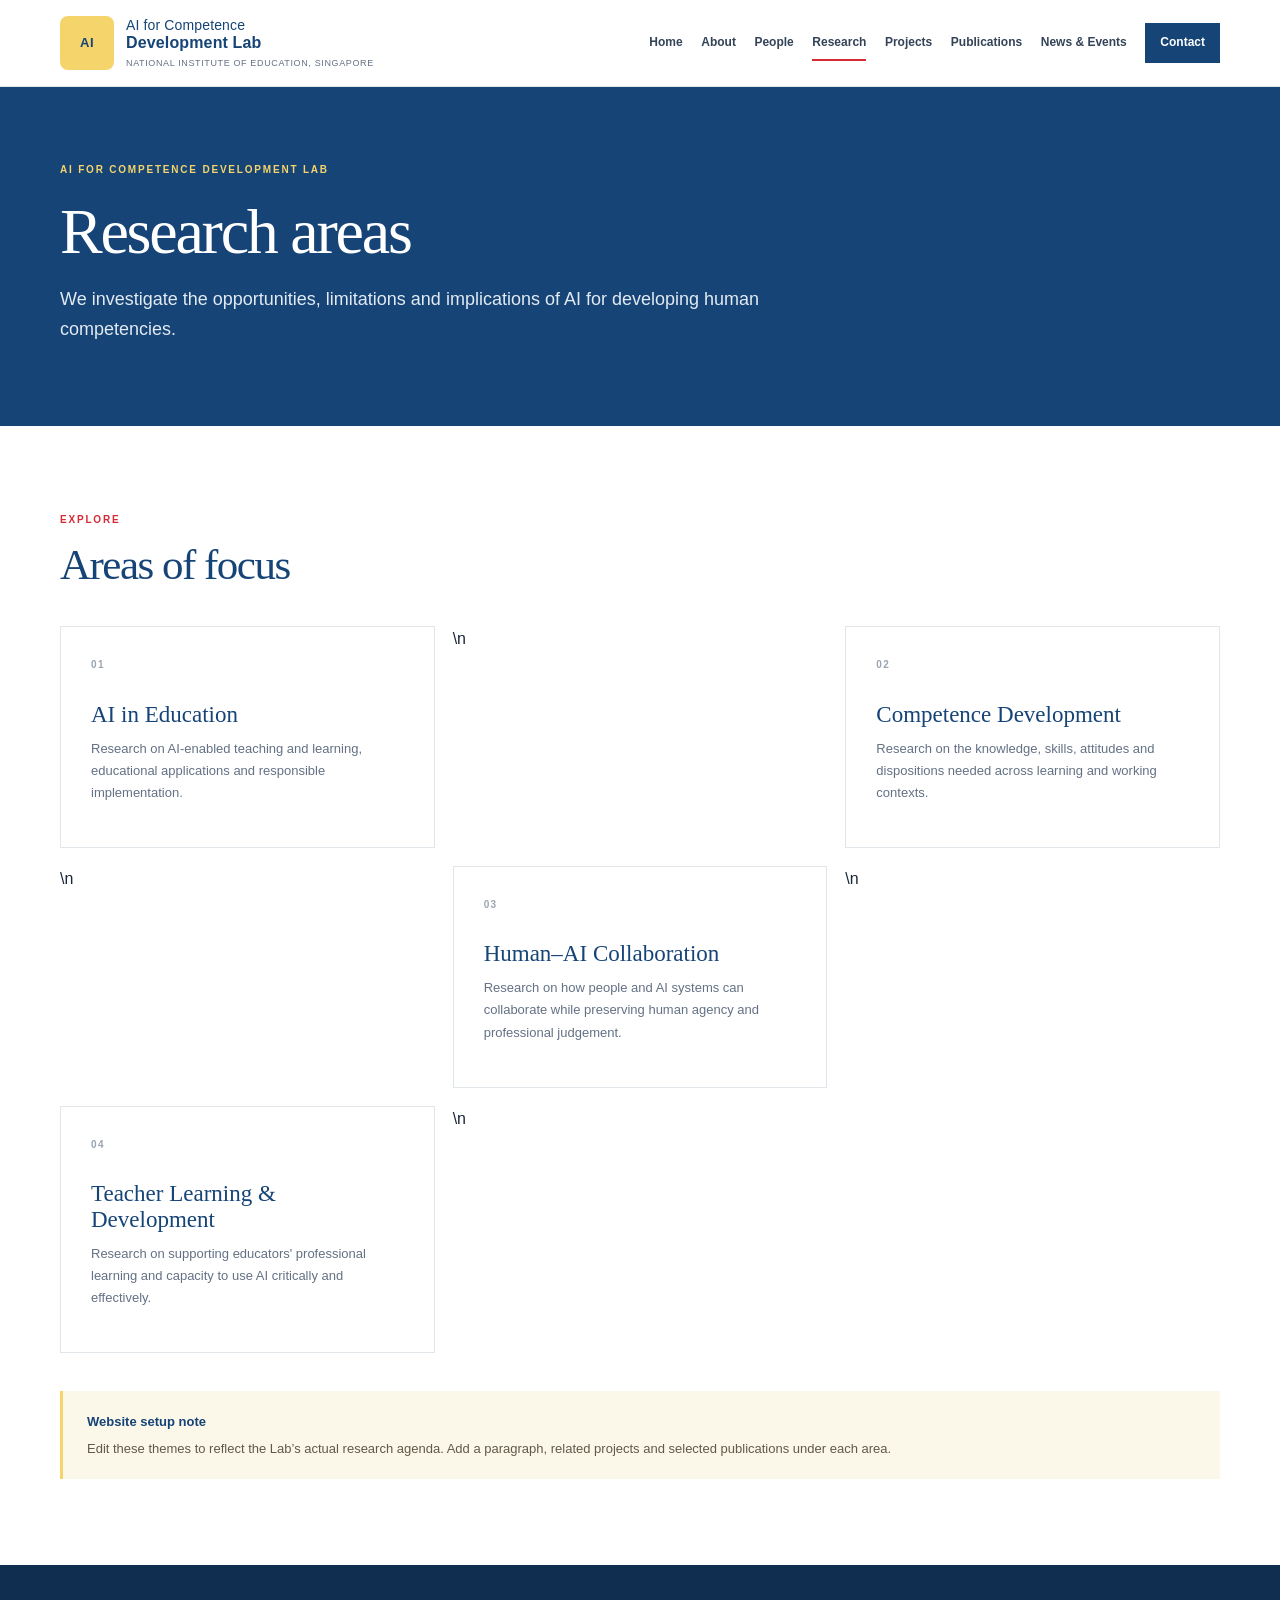
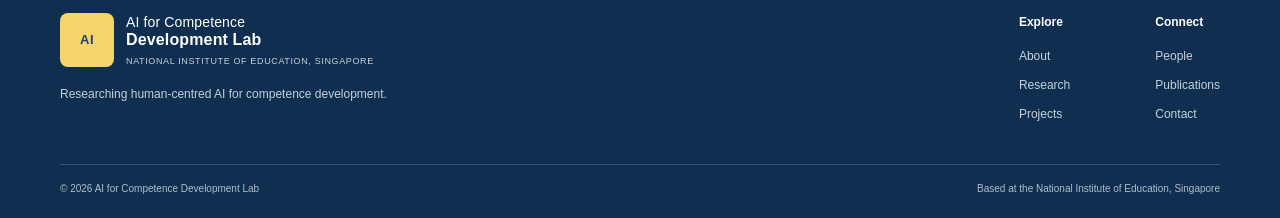
<file: research.html>
<!doctype html>
<html lang="en">
<head>
  <meta charset="utf-8">
  <meta name="viewport" content="width=device-width, initial-scale=1">
  <meta name="description" content="AI for Competence Development Lab at the National Institute of Education, Singapore.">
  <title>Research | AI for Competence Development Lab</title>
  <link rel="stylesheet" href="assets/css/style.css">
  <script src="assets/js/main.js" defer></script>
</head>
<body>
  <a class="skip-link" href="#main">Skip to content</a>
  <header class="site-header"><div class="container header-inner">
    <a class="brand" href="index.html" aria-label="AI for Competence Development Lab home"><span class="brand-mark">AI</span><span class="brand-name">AI for Competence<br><strong>Development Lab</strong><small>National Institute of Education, Singapore</small></span></a>
    <button class="nav-toggle" aria-expanded="false" aria-controls="primary-nav" aria-label="Open navigation"><span></span><span></span><span></span></button>
    <nav id="primary-nav" class="primary-nav" aria-label="Main navigation">
      <a href="index.html">Home</a><a href="about.html" >About</a><a href="people.html" >People</a><a href="research.html" aria-current="page">Research</a><a href="projects.html" >Projects</a><a href="publications.html" >Publications</a><a href="news.html" >News &amp; Events</a><a class="nav-contact" href="contact.html" >Contact</a>
    </nav>
  </div></header>

  <main id="main">
    <section class="page-hero"><div class="container"><p class="eyebrow">AI FOR COMPETENCE DEVELOPMENT LAB</p><h1>Research areas</h1><p class="page-lead">We investigate the opportunities, limitations and implications of AI for developing human competencies.</p></div></section>
    <section class="section"><div class="container">
      <div class="section-heading"><div><p class="eyebrow">EXPLORE</p><h2>Areas of focus</h2></div></div>
      <div class="content-grid"><article class="content-card"><span class="card-number">01</span><h3>AI in Education</h3><p>Research on AI-enabled teaching and learning, educational applications and responsible implementation.</p></article>\n<article class="content-card"><span class="card-number">02</span><h3>Competence Development</h3><p>Research on the knowledge, skills, attitudes and dispositions needed across learning and working contexts.</p></article>\n<article class="content-card"><span class="card-number">03</span><h3>Human–AI Collaboration</h3><p>Research on how people and AI systems can collaborate while preserving human agency and professional judgement.</p></article>\n<article class="content-card"><span class="card-number">04</span><h3>Teacher Learning & Development</h3><p>Research on supporting educators' professional learning and capacity to use AI critically and effectively.</p></article>\n</div>
      <div class="editor-note"><strong>Website setup note</strong><p>Edit these themes to reflect the Lab’s actual research agenda. Add a paragraph, related projects and selected publications under each area.</p></div>
    </div></section>
  </main>
  <footer class="site-footer"><div class="container footer-main"><div><a class="brand brand-footer" href="index.html"><span class="brand-mark">AI</span><span class="brand-name">AI for Competence<br><strong>Development Lab</strong><small>National Institute of Education, Singapore</small></span></a><p class="footer-note">Researching human-centred AI for competence development.</p></div><div class="footer-links"><div><strong>Explore</strong><a href="about.html">About</a><a href="research.html">Research</a><a href="projects.html">Projects</a></div><div><strong>Connect</strong><a href="people.html">People</a><a href="publications.html">Publications</a><a href="contact.html">Contact</a></div></div></div><div class="container footer-bottom"><span>© <span data-year></span> AI for Competence Development Lab</span><span>Based at the National Institute of Education, Singapore</span></div></footer>
</body>
</html>
</file>
<file: assets/css/style.css>
:root{
  --nie-blue:#164477; --nie-blue-dark:#102f50; --nie-red:#d52b35; --nie-gold:#f4d46b;
  --ink:#172536; --muted:#647184; --paper:#fff; --soft:#f4f6f8; --line:#e1e6eb;
  --max:1160px; --serif:Georgia,"Times New Roman",serif; --sans:Arial,Helvetica,sans-serif;
}
*{box-sizing:border-box}html{scroll-behavior:smooth}body{margin:0;background:var(--paper);color:var(--ink);font-family:var(--sans);line-height:1.65}
a{color:inherit;text-decoration:none}a:hover{color:var(--nie-red)}.container{width:min(var(--max),calc(100% - 48px));margin-inline:auto}
.skip-link{position:absolute;left:-999px;top:8px;background:#fff;padding:10px;z-index:99}.skip-link:focus{left:8px}
.site-header{height:auto;min-height:86px;background:#fff;border-bottom:1px solid var(--line);position:sticky;top:0;z-index:20}
.header-inner{min-height:86px;display:flex;align-items:center;justify-content:space-between;gap:28px}
.brand{display:flex;align-items:center;gap:12px;flex-shrink:0;color:var(--nie-blue)}
.brand-mark {
    width: 54px;
    height: 54px;
    min-width: 54px;
    display: flex;
    align-items: center;
    justify-content: center;
    flex-direction: column;
    text-align: center;
    line-height: 1.15;
    font-size: 13px;
    font-weight: 800;
    letter-spacing: 0.5px;
    border-radius: 8px;
    background: var(--nie-gold);
    color: var(--nie-blue);
}
.brand-name{font-size:14px;line-height:1.18;letter-spacing:.01em}.brand-name strong{font-size:16px}.brand-name small{display:block;color:var(--muted);font-size:9px;letter-spacing:.07em;text-transform:uppercase;margin-top:6px}
.primary-nav{display:flex;align-items:center;gap:clamp(10px,1.45vw,22px);font-size:12px;font-weight:700;color:#344357}
.primary-nav a{padding:10px 0;white-space:nowrap;position:relative}.primary-nav a[aria-current=page]:after{content:"";position:absolute;bottom:2px;left:0;right:0;height:2px;background:var(--nie-red)}
.primary-nav .nav-contact{background:var(--nie-blue);color:white;padding:10px 15px}.primary-nav .nav-contact:hover{background:var(--nie-red);color:white}
.nav-toggle{display:none;background:none;border:0;padding:8px}.nav-toggle span{display:block;width:23px;height:2px;background:var(--nie-blue);margin:5px}
.hero{background:var(--nie-blue);color:white;overflow:hidden;position:relative}
.hero-grid{min-height:490px;display:grid;grid-template-columns:1.15fr .85fr;align-items:center;gap:35px;padding-block:70px}
.eyebrow{font-size:10px;letter-spacing:.18em;font-weight:800;color:var(--nie-red);margin:0 0 18px}.hero .eyebrow{color:#f7d66e}
h1,h2,h3,p{margin-top:0}h1,h2{font-family:var(--serif);font-weight:400;letter-spacing:-.035em;line-height:1.1}
.hero h1{font-size:clamp(43px,5.5vw,70px);max-width:680px;margin-bottom:22px}.hero h1 em{color:#f5cf55;font-style:normal}
.hero-lead{font-size:18px;color:#e2eaf2;max-width:590px;line-height:1.65}
.hero-actions{display:flex;align-items:center;gap:25px;margin-top:32px}.button{display:inline-flex;align-items:center;gap:18px;padding:13px 18px;font-size:12px;font-weight:700;transition:.2s}.button-light{background:white;color:var(--nie-blue)}.button-light:hover{background:var(--nie-gold);color:var(--nie-blue)}
.text-link{font-size:12px;font-weight:700}.text-link-light{color:white}.text-link-light:hover{color:var(--nie-gold)}
.hero-art{height:340px;position:relative;display:grid;place-items:center}.core{width:132px;height:132px;border-radius:50%;background:var(--nie-gold);color:var(--nie-blue);display:grid;place-items:center;font: bold 58px var(--serif);z-index:2;box-shadow:0 0 0 18px #ffffff12}
.orbit{position:absolute;border:1px solid #ffffff50;border-radius:50%;width:270px;height:270px;transform:rotate(-25deg)}.orbit-two{width:370px;height:190px;transform:rotate(40deg);border-color:#ffffff35}
.orbit-label{position:absolute;font-size:10px;font-weight:bold;letter-spacing:.18em;color:#fff}.label-one{top:37px;left:20%}.label-two{right:5%;top:48%}.label-three{bottom:34px;left:24%}
.art-dot{position:absolute;width:13px;height:13px;border-radius:50%;background:var(--nie-red)}.dot-one{top:25%;right:20%}.dot-two{bottom:20%;right:30%;background:var(--nie-gold)}.dot-three{left:12%;bottom:40%;background:#fff}
.hero-bottom{border-top:1px solid #ffffff30}.hero-bottom .container{display:flex;justify-content:space-between;padding-block:13px;font-size:10px;letter-spacing:.1em;text-transform:uppercase;color:#d4dfeb}
.section{padding:86px 0}.section-intro{padding-block:100px}.intro-grid{display:grid;grid-template-columns:.9fr 1.1fr;gap:10%}.section h2{font-size:clamp(34px,4vw,48px);color:var(--nie-blue);max-width:600px;margin-bottom:0}.large-copy{font-family:var(--serif);font-size:23px;line-height:1.45;color:#263c53}.intro-grid p:not(.large-copy){color:var(--muted);max-width:650px}
.arrow-link{display:inline-flex;gap:18px;align-items:center;color:var(--nie-blue);font-size:12px;font-weight:800;margin-top:14px}.arrow-link span{color:var(--nie-red);font-size:18px}
.section-tint{background:var(--soft)}.section-heading{display:flex;align-items:end;justify-content:space-between;gap:30px;margin-bottom:38px}.section-heading .eyebrow{margin-bottom:12px}.section-heading h2{font-size:clamp(32px,3.6vw,43px);max-width:650px}
.feature-grid{display:grid;grid-template-columns:repeat(3,1fr);gap:18px}.feature-card,.content-card{background:#fff;padding:30px;min-height:265px;position:relative;border:1px solid var(--line);transition:transform .2s,box-shadow .2s}.feature-card:hover,.content-card:hover{transform:translateY(-4px);box-shadow:0 14px 35px #102f5010}
.card-number{font-size:10px;letter-spacing:.14em;color:#9aa5b1;font-weight:bold}.feature-icon{width:44px;height:44px;display:grid;place-items:center;border-radius:50%;background:#e7eef5;color:var(--nie-blue);font-size:25px;margin:22px 0 16px}.feature-red{background:#f9e9ea;color:var(--nie-red)}.feature-gold{background:#fbf4dc;color:#9a7410}
.feature-card h3,.content-card h3{font:normal 23px var(--serif);color:var(--nie-blue);margin-bottom:10px}.feature-card p,.content-card p{font-size:13px;color:var(--muted);line-height:1.7}.card-link{position:absolute;bottom:25px;left:30px;font-size:11px;font-weight:bold;color:var(--nie-blue)}.card-link span{color:var(--nie-red);margin-left:8px}
.split-callout{display:grid;grid-template-columns:1fr .8fr;gap:12%;align-items:center}.split-callout p{color:var(--muted);font-size:15px}.button-blue{background:var(--nie-blue);color:#fff;margin-top:14px}.button-blue:hover{background:var(--nie-red);color:#fff}
.news-strip{background:#fafbfc;padding-top:72px;padding-bottom:80px}.empty-news{border-top:1px solid var(--line);border-bottom:1px solid var(--line);padding:25px 0;display:grid;grid-template-columns:150px 1fr 30px;gap:25px;align-items:center}.news-date{font-size:10px;letter-spacing:.13em;font-weight:bold;color:var(--nie-red)}.empty-news h3{font:normal 22px var(--serif);color:var(--nie-blue);margin-bottom:5px}.empty-news p{color:var(--muted);font-size:13px;margin:0}.empty-news>a{font-size:22px;color:var(--nie-red)}
.page-hero{background:var(--nie-blue);color:#fff;padding:75px 0 82px}.page-hero .eyebrow{color:#f4d46b}.page-hero h1{font-size:clamp(43px,5vw,64px);margin-bottom:18px}.page-lead{font-size:18px;color:#e2eaf2;max-width:760px;line-height:1.65;margin-bottom:0}
.content-grid{display:grid;grid-template-columns:repeat(3,1fr);gap:18px}.content-card{min-height:220px}.content-card .card-number{display:block;margin-bottom:28px}.editor-note{margin-top:38px;padding:20px 24px;background:#fbf7e9;border-left:3px solid var(--nie-gold);font-size:13px;color:#5f5a49}.editor-note strong{color:var(--nie-blue)}.editor-note p{margin:5px 0 0}
.site-footer{background:var(--nie-blue-dark);color:white;padding:48px 0 20px}.footer-main{display:flex;justify-content:space-between;gap:40px;padding-bottom:40px}.brand-footer{color:#fff}.brand-footer .brand-mark{background:var(--nie-gold);color:var(--nie-blue)}.brand-footer .brand-name small{color:#c4d0dc}.footer-note{font-size:12px;color:#c4d0dc;margin:18px 0 0}.footer-links{display:flex;gap:85px}.footer-links div{display:flex;flex-direction:column;gap:9px;font-size:12px;color:#c4d0dc}.footer-links strong{color:#fff;margin-bottom:5px}.footer-bottom{border-top:1px solid #ffffff2b;padding-top:16px;display:flex;justify-content:space-between;gap:20px;font-size:10px;color:#aebdcb}
@media(max-width:1050px){.primary-nav{gap:10px;font-size:11px}.brand-name{font-size:12px}.brand-name strong{font-size:14px}}
@media(max-width:850px){.header-inner{min-height:76px}.nav-toggle{display:block}.primary-nav{display:none;position:absolute;top:76px;left:0;right:0;background:white;padding:15px 24px 22px;border-bottom:1px solid var(--line);box-shadow:0 12px 20px #102f5010;align-items:stretch;flex-direction:column;gap:2px}.primary-nav.is-open{display:flex}.primary-nav a{padding:10px 0}.primary-nav .nav-contact{padding:10px 14px;align-self:flex-start;margin-top:7px}.hero-grid{grid-template-columns:1fr;gap:0;padding-block:65px}.hero-art{height:260px;max-width:500px;width:100%;margin:0 auto}.hero h1{max-width:720px}.intro-grid,.split-callout{grid-template-columns:1fr;gap:30px}.feature-grid,.content-grid{grid-template-columns:repeat(2,1fr)}.section{padding:68px 0}}
@media(max-width:560px){.container{width:min(var(--max),calc(100% - 36px))}.brand-mark{width:40px;height:40px}.brand-name{font-size:11px}.brand-name strong{font-size:13px}.brand-name small{font-size:8px}.hero-grid{padding-top:55px}.hero h1{font-size:43px}.hero-lead{font-size:16px}.hero-actions{align-items:flex-start;flex-direction:column;gap:16px}.hero-art{height:230px;transform:scale(.88);margin-block:-5px}.hero-bottom .container{gap:10px;flex-direction:column}.section-intro{padding-block:70px}.section-heading{align-items:flex-start;flex-direction:column;gap:8px}.feature-grid,.content-grid{grid-template-columns:1fr}.feature-card{min-height:245px}.empty-news{grid-template-columns:1fr 25px;gap:5px 15px}.news-date{grid-column:1/-1}.empty-news>div{grid-column:1}.empty-news>a{grid-column:2;grid-row:2}.footer-main{flex-direction:column}.footer-links{gap:55px}.footer-bottom{flex-direction:column;gap:5px}}
</file>
